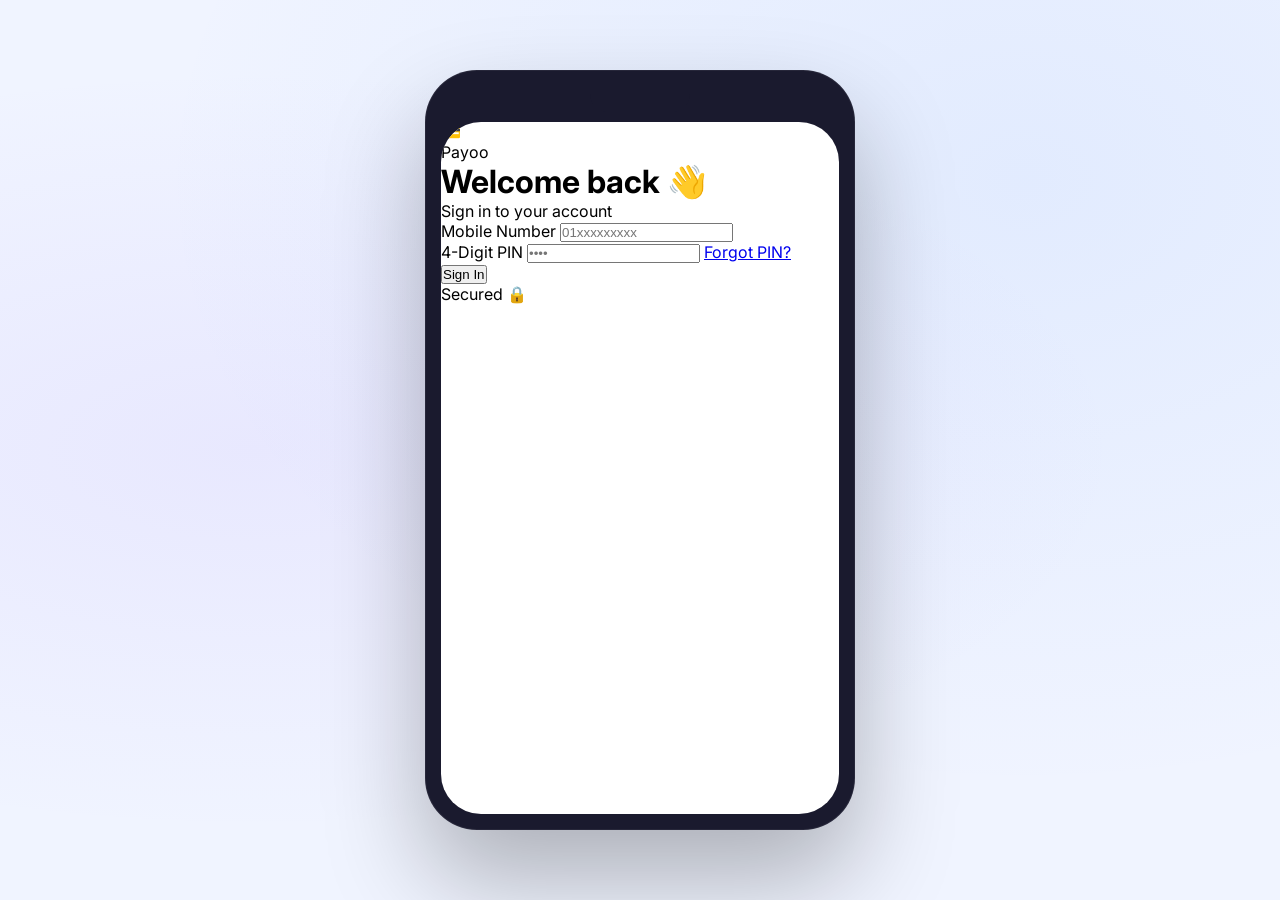
<file: index.html>
<!DOCTYPE html>
<html lang="en">

<head>
    <meta charset="UTF-8" />
    <meta name="viewport" content="width=device-width, initial-scale=1.0" />
    <title>Payoo - Login</title>
    <link rel="stylesheet" href="styles/index.css" />
</head>

<body>
    <div class="phone-shell">
        <div class="phone-notch"></div>
        <div class="phone-screen">
            <div class="login-screen">

                <!-- Brand -->
                <div class="brand">
                    <div class="brand-icon">💳</div>
                    <span class="brand-name">Payoo</span>
                </div>

                <!-- Heading -->
                <div class="login-heading">
                    <h1>Welcome back 👋</h1>
                    <p>Sign in to your account</p>
                </div>

                <!-- Form -->
                <form>
                    <div class="form-group">
                        <label class="form-label" for="phone">Mobile Number</label>
                        <input id="phone" class="form-input" type="tel" placeholder="01xxxxxxxxx" required />
                    </div>

                    <div class="form-group">
                        <label class="form-label" for="pin">4-Digit PIN</label>
                        <input id="pin" class="form-input" type="password" placeholder="••••" maxlength="4"
                            autocomplete="current-password" required />
                        <a href="#" class="forgot-link">Forgot PIN?</a>
                    </div>

                    <button id="btn-login" class="btn-login">Sign In</button>
                </form>

                <div class="screen-footer">Secured 🔒</div>
            </div>
        </div>
    </div>

    <!-- javascript file -->
    <script src="js/login.js"></script>
</body>

</html>
</file>
<file: styles/index.css>
/* ─────────────────────────────────────────
   Payoo – Shared Styles
   ───────────────────────────────────────── */

@import url("https://fonts.googleapis.com/css2?family=Inter:wght@300;400;500;600;700&display=swap");

*,
*::before,
*::after {
    box-sizing: border-box;
    margin: 0;
    padding: 0;
}

body {
    font-family: "Inter", sans-serif;
    background: #f0f4ff;
    min-height: 100vh;
    display: flex;
    align-items: center;
    justify-content: center;
    background-image:
        radial-gradient(ellipse at 20% 50%,
            rgba(139, 92, 246, 0.08) 0%,
            transparent 60%),
        radial-gradient(ellipse at 80% 20%,
            rgba(59, 130, 246, 0.08) 0%,
            transparent 60%);
}

/* ── Phone Shell ─────────────────────────── */
.phone-shell {
    width: 430px;
    /* Total shell height tracks the viewport, never overflows */
    height: calc(100vh - 48px);
    max-height: 760px;
    background: #1a1a2e;
    border-radius: 52px;
    padding: 16px;
    display: flex;
    flex-direction: column;
    box-shadow:
        0 50px 100px rgba(0, 0, 0, 0.28),
        0 0 0 1px rgba(255, 255, 255, 0.06) inset;
}

.phone-notch {
    width: 100px;
    height: 26px;
    background: #1a1a2e;
    border-radius: 0 0 18px 18px;
    margin: 0 auto 10px;
    flex-shrink: 0;
}

.phone-screen {
    background: #ffffff;
    border-radius: 40px;
    overflow: hidden;
    /* NEVER let content bleed out */
    flex: 1;
    /* fills rest of shell exactly */
}

/* ── Animations ──────────────────────────── */
@keyframes fadeUp {
    from {
        opacity: 0;
        transform: translateY(16px);
    }

    to {
        opacity: 1;
        transform: translateY(0);
    }
}
</file>
